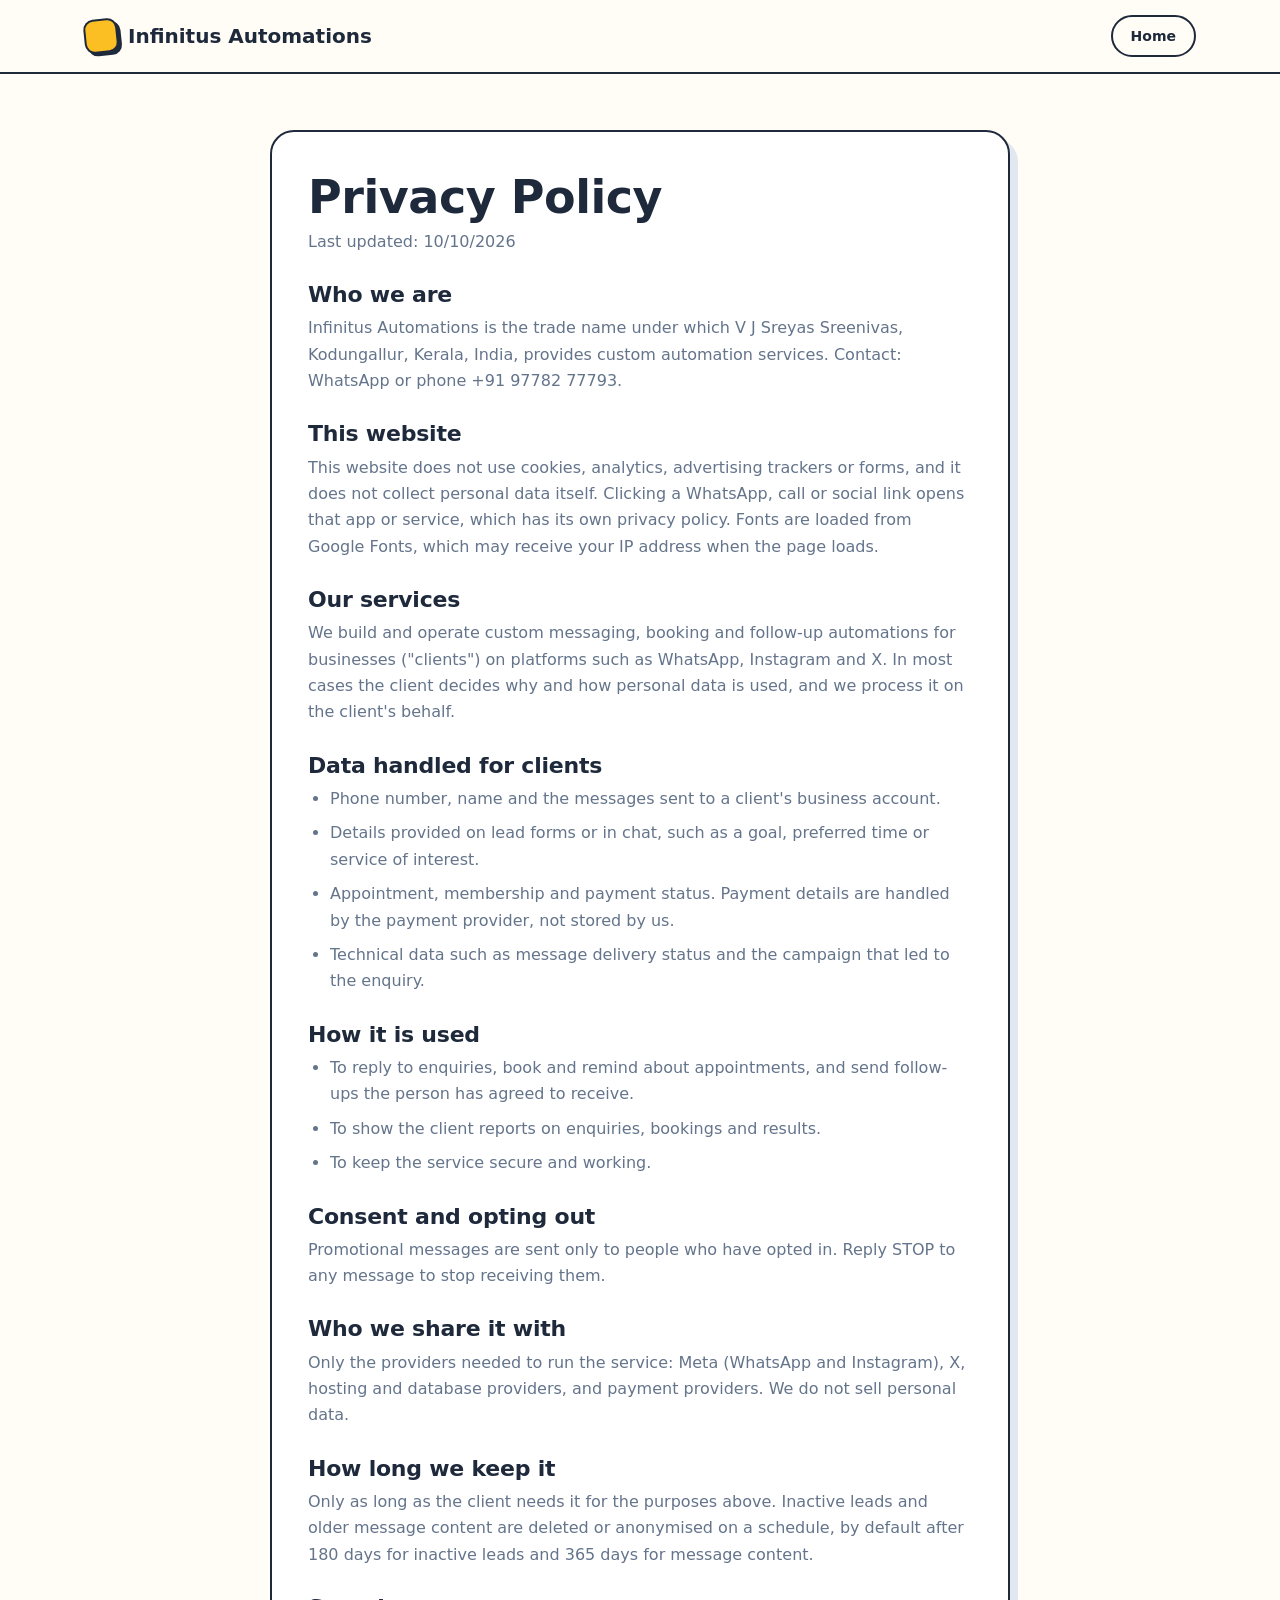
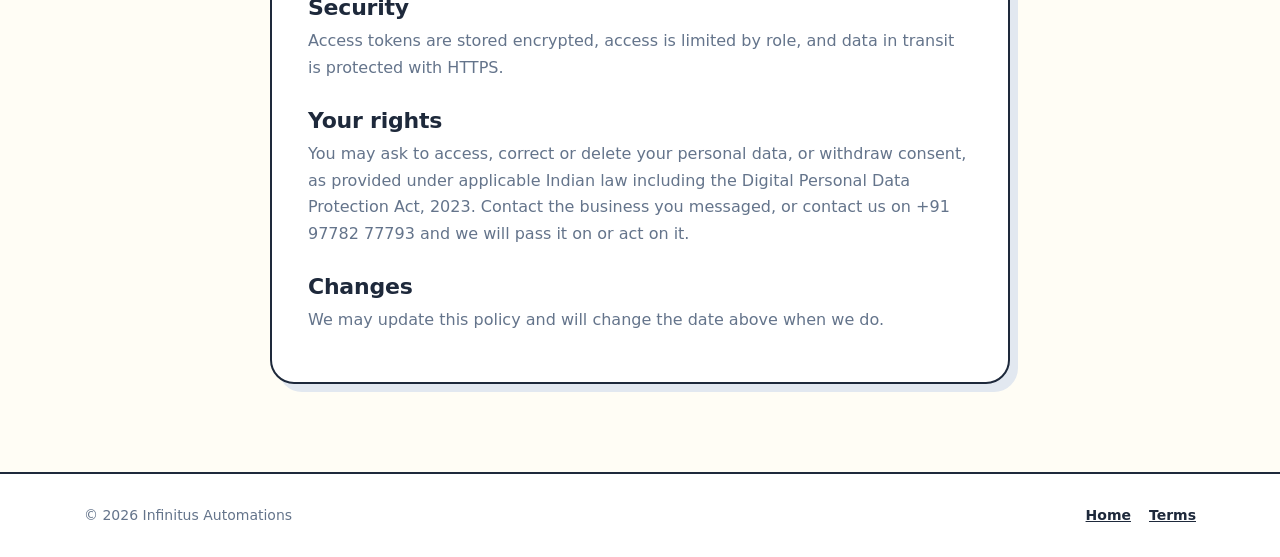
<file: privacy.html>
<!doctype html>
<html lang="en">
<head>
<meta charset="utf-8">
<meta http-equiv="Content-Security-Policy" content="default-src 'none'; script-src 'self'; style-src 'self' https://fonts.googleapis.com; font-src https://fonts.gstatic.com; img-src 'self' data:; media-src 'self'; connect-src 'none'; form-action 'none'; base-uri 'none'; object-src 'none'; frame-src 'none'">
<meta name="referrer" content="strict-origin-when-cross-origin">
<meta name="viewport" content="width=device-width,initial-scale=1">
<title>Privacy Policy | Infinitus Automations</title>
<link rel="icon" href="data:image/svg+xml,%3Csvg xmlns='http://www.w3.org/2000/svg' viewBox='0 0 32 32'%3E%3Crect width='32' height='32' rx='9' fill='%23FBBF24'/%3E%3Cpath d='M9 17h14M17 10l6 7-6 7' stroke='%231E293B' stroke-width='3' fill='none' stroke-linecap='round' stroke-linejoin='round'/%3E%3C/svg%3E">
<link rel="preconnect" href="https://fonts.googleapis.com">
<link rel="preconnect" href="https://fonts.gstatic.com" crossorigin>
<link rel="stylesheet" href="https://fonts.googleapis.com/css2?family=Outfit:wght@700;800&family=Plus+Jakarta+Sans:wght@400;500;700&display=swap">
<link rel="stylesheet" href="style.css">
<script src="main.js"></script>
</head>
<body>
<header class="top">
  <div class="wrap bar">
    <a class="logo" href="index.html"><div class="mark" aria-hidden="true"></div><span>Infinitus Automations</span></a>
    <a class="btn ghost sm" href="index.html">Home</a>
  </div>
</header>

<main class="doc">
  <div class="paper">
    <h1>Privacy Policy</h1>
    <p>Last updated: 10/10/2026</p>
    <h2>Who we are</h2>
    <p>Infinitus Automations is the trade name under which V J Sreyas Sreenivas, Kodungallur, Kerala, India, provides custom automation services. Contact: WhatsApp or phone +91 97782 77793.</p>

    <h2>This website</h2>
    <p>This website does not use cookies, analytics, advertising trackers or forms, and it does not collect personal data itself. Clicking a WhatsApp, call or social link opens that app or service, which has its own privacy policy. Fonts are loaded from Google Fonts, which may receive your IP address when the page loads.</p>

    <h2>Our services</h2>
    <p>We build and operate custom messaging, booking and follow-up automations for businesses ("clients") on platforms such as WhatsApp, Instagram and X. In most cases the client decides why and how personal data is used, and we process it on the client's behalf.</p>

    <h2>Data handled for clients</h2>
    <ul>
      <li>Phone number, name and the messages sent to a client's business account.</li>
      <li>Details provided on lead forms or in chat, such as a goal, preferred time or service of interest.</li>
      <li>Appointment, membership and payment status. Payment details are handled by the payment provider, not stored by us.</li>
      <li>Technical data such as message delivery status and the campaign that led to the enquiry.</li>
    </ul>

    <h2>How it is used</h2>
    <ul>
      <li>To reply to enquiries, book and remind about appointments, and send follow-ups the person has agreed to receive.</li>
      <li>To show the client reports on enquiries, bookings and results.</li>
      <li>To keep the service secure and working.</li>
    </ul>

    <h2>Consent and opting out</h2>
    <p>Promotional messages are sent only to people who have opted in. Reply STOP to any message to stop receiving them.</p>

    <h2>Who we share it with</h2>
    <p>Only the providers needed to run the service: Meta (WhatsApp and Instagram), X, hosting and database providers, and payment providers. We do not sell personal data.</p>

    <h2>How long we keep it</h2>
    <p>Only as long as the client needs it for the purposes above. Inactive leads and older message content are deleted or anonymised on a schedule, by default after 180 days for inactive leads and 365 days for message content.</p>

    <h2>Security</h2>
    <p>Access tokens are stored encrypted, access is limited by role, and data in transit is protected with HTTPS.</p>

    <h2>Your rights</h2>
    <p>You may ask to access, correct or delete your personal data, or withdraw consent, as provided under applicable Indian law including the Digital Personal Data Protection Act, 2023. Contact the business you messaged, or contact us on +91 97782 77793 and we will pass it on or act on it.</p>

    <h2>Changes</h2>
    <p>We may update this policy and will change the date above when we do.</p>
  </div>
</main>

<footer>
  <div class="wrap">
    <div>© <span id="year"></span> Infinitus Automations</div>
    <div><a href="index.html">Home</a><a href="terms.html">Terms</a></div>
  </div>
</footer>
</body>
</html>
</file>
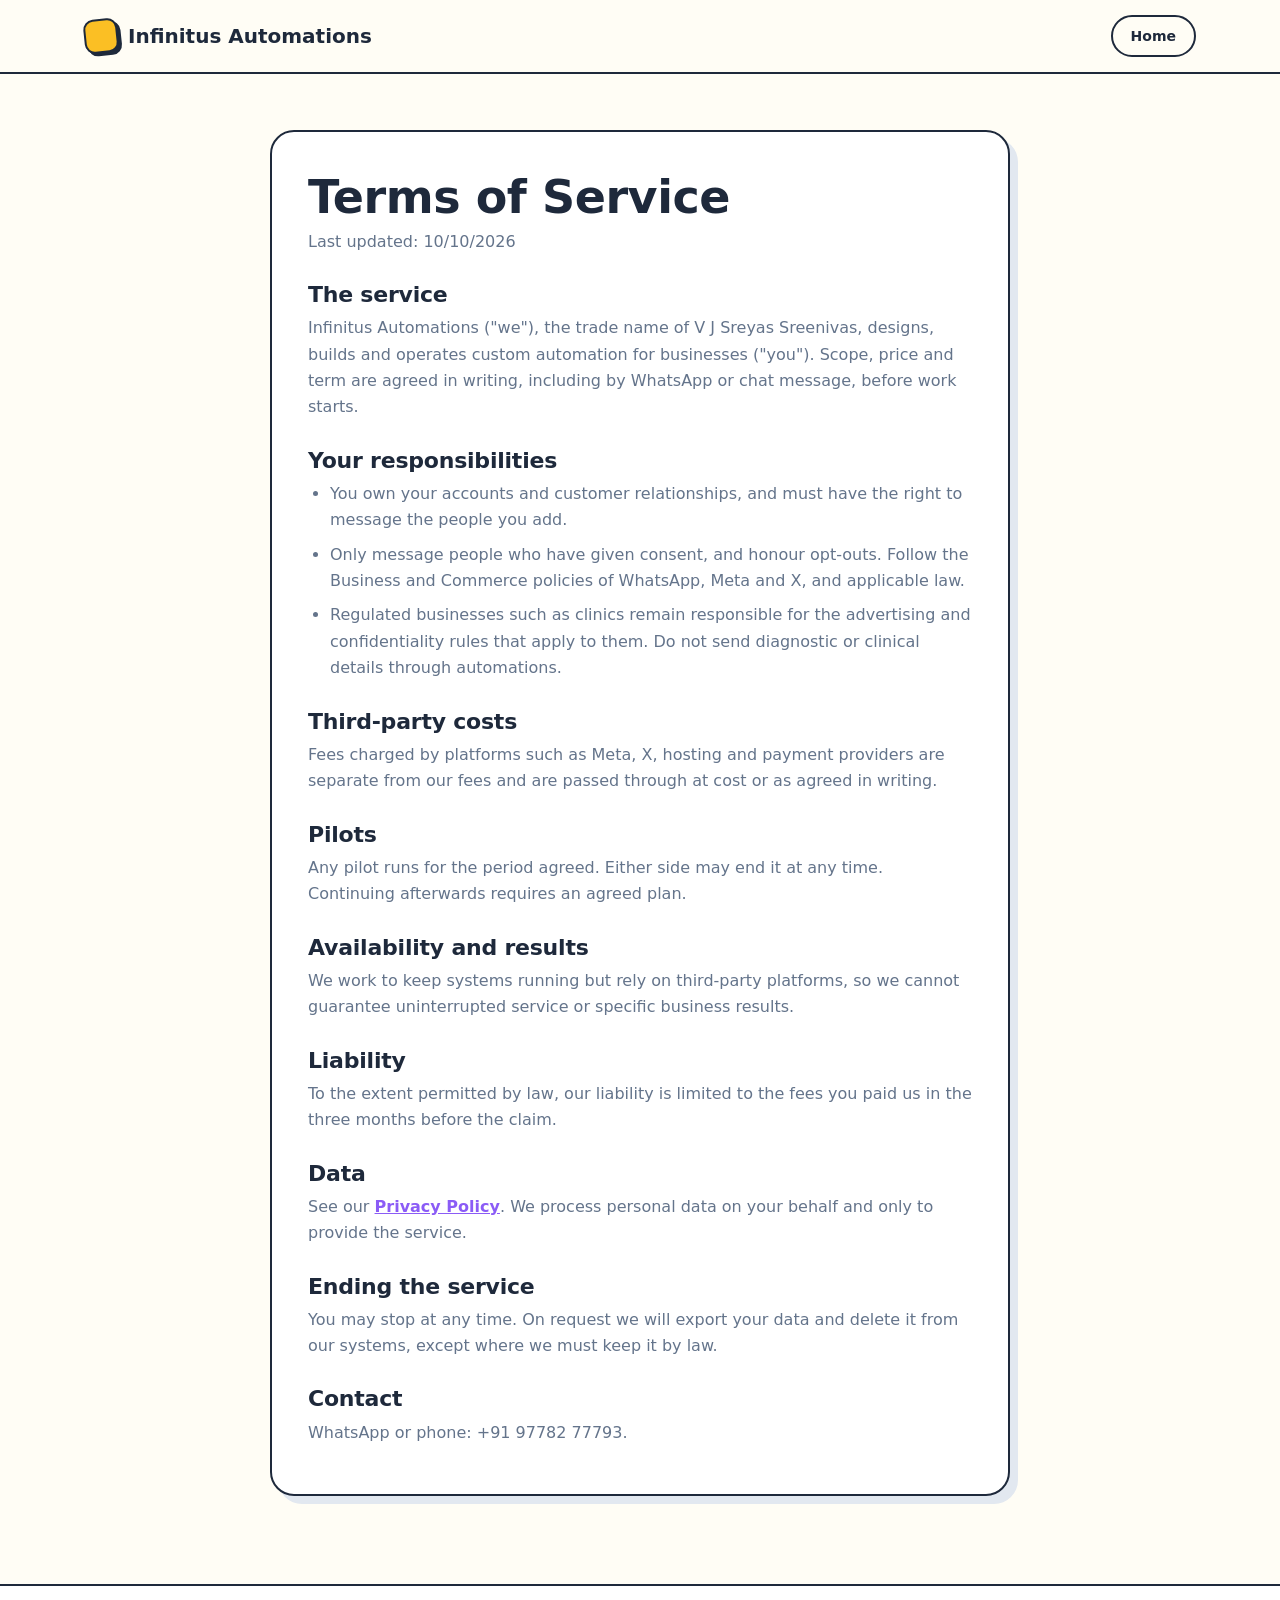
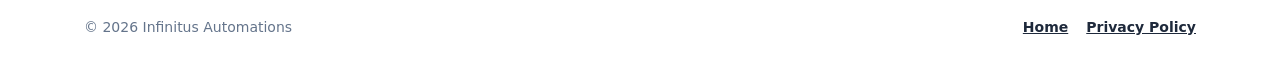
<file: terms.html>
<!doctype html>
<html lang="en">
<head>
<meta charset="utf-8">
<meta http-equiv="Content-Security-Policy" content="default-src 'none'; script-src 'self'; style-src 'self' https://fonts.googleapis.com; font-src https://fonts.gstatic.com; img-src 'self' data:; media-src 'self'; connect-src 'none'; form-action 'none'; base-uri 'none'; object-src 'none'; frame-src 'none'">
<meta name="referrer" content="strict-origin-when-cross-origin">
<meta name="viewport" content="width=device-width,initial-scale=1">
<title>Terms of Service | Infinitus Automations</title>
<link rel="icon" href="data:image/svg+xml,%3Csvg xmlns='http://www.w3.org/2000/svg' viewBox='0 0 32 32'%3E%3Crect width='32' height='32' rx='9' fill='%23FBBF24'/%3E%3Cpath d='M9 17h14M17 10l6 7-6 7' stroke='%231E293B' stroke-width='3' fill='none' stroke-linecap='round' stroke-linejoin='round'/%3E%3C/svg%3E">
<link rel="preconnect" href="https://fonts.googleapis.com">
<link rel="preconnect" href="https://fonts.gstatic.com" crossorigin>
<link rel="stylesheet" href="https://fonts.googleapis.com/css2?family=Outfit:wght@700;800&family=Plus+Jakarta+Sans:wght@400;500;700&display=swap">
<link rel="stylesheet" href="style.css">
<script src="main.js"></script>
</head>
<body>
<header class="top">
  <div class="wrap bar">
    <a class="logo" href="index.html"><div class="mark" aria-hidden="true"></div><span>Infinitus Automations</span></a>
    <a class="btn ghost sm" href="index.html">Home</a>
  </div>
</header>

<main class="doc">
  <div class="paper">
    <h1>Terms of Service</h1>
    <p>Last updated: 10/10/2026</p>
    <h2>The service</h2>
    <p>Infinitus Automations ("we"), the trade name of V J Sreyas Sreenivas, designs, builds and operates custom automation for businesses ("you"). Scope, price and term are agreed in writing, including by WhatsApp or chat message, before work starts.</p>

    <h2>Your responsibilities</h2>
    <ul>
      <li>You own your accounts and customer relationships, and must have the right to message the people you add.</li>
      <li>Only message people who have given consent, and honour opt-outs. Follow the Business and Commerce policies of WhatsApp, Meta and X, and applicable law.</li>
      <li>Regulated businesses such as clinics remain responsible for the advertising and confidentiality rules that apply to them. Do not send diagnostic or clinical details through automations.</li>
    </ul>

    <h2>Third-party costs</h2>
    <p>Fees charged by platforms such as Meta, X, hosting and payment providers are separate from our fees and are passed through at cost or as agreed in writing.</p>

    <h2>Pilots</h2>
    <p>Any pilot runs for the period agreed. Either side may end it at any time. Continuing afterwards requires an agreed plan.</p>

    <h2>Availability and results</h2>
    <p>We work to keep systems running but rely on third-party platforms, so we cannot guarantee uninterrupted service or specific business results.</p>

    <h2>Liability</h2>
    <p>To the extent permitted by law, our liability is limited to the fees you paid us in the three months before the claim.</p>

    <h2>Data</h2>
    <p>See our <a href="privacy.html">Privacy Policy</a>. We process personal data on your behalf and only to provide the service.</p>

    <h2>Ending the service</h2>
    <p>You may stop at any time. On request we will export your data and delete it from our systems, except where we must keep it by law.</p>

    <h2>Contact</h2>
    <p>WhatsApp or phone: +91 97782 77793.</p>
  </div>
</main>

<footer>
  <div class="wrap">
    <div>© <span id="year"></span> Infinitus Automations</div>
    <div><a href="index.html">Home</a><a href="privacy.html">Privacy Policy</a></div>
  </div>
</footer>
</body>
</html>
</file>
<file: style.css>
/* Infinitus Automations — Playful Geometric */
:root{
  --bg:#FFFDF5;--fg:#1E293B;--muted:#F1F5F9;--mfg:#64748B;
  --accent:#8B5CF6;--pink:#F472B6;--amber:#FBBF24;--mint:#34D399;
  --border:#E2E8F0;--input:#CBD5E1;
  --h:"Outfit",system-ui,sans-serif;--b:"Plus Jakarta Sans",system-ui,sans-serif;
  --pop:cubic-bezier(.34,1.56,.64,1);
}
*{box-sizing:border-box;margin:0;padding:0}
html{scroll-behavior:smooth;scroll-padding-top:88px}
body{font:400 17px/1.65 var(--b);background:var(--bg);color:var(--fg);overflow-x:hidden}
h1,h2,h3{font-family:var(--h);font-weight:800;line-height:1.1;letter-spacing:-.01em}
h1{font-size:clamp(38px,6.4vw,68px)}
h2{font-size:clamp(30px,4.6vw,46px)}
h3{font-size:22px;font-weight:700}
p{color:var(--mfg)}
a{color:inherit}
img,video{max-width:100%;display:block}
.wrap{max-width:1152px;margin:0 auto;padding:0 20px}
.sprite{position:absolute;width:0;height:0;overflow:hidden}
.ic{width:1.15em;height:1.15em;stroke:currentColor;fill:none;stroke-width:2.5;stroke-linecap:round;stroke-linejoin:round;flex:none}
.skip{position:absolute;left:-999px;top:8px;background:var(--fg);color:#fff;padding:10px 16px;border-radius:99px;z-index:100}
.skip:focus{left:12px}
:focus-visible{outline:3px solid var(--accent);outline-offset:3px;border-radius:8px}

/* header */
header.top{position:sticky;top:0;z-index:50;background:rgba(255,253,245,.94);backdrop-filter:blur(8px);border-bottom:2px solid var(--fg)}
.bar{display:flex;align-items:center;justify-content:space-between;gap:16px;height:72px}
.logo{display:flex;align-items:center;gap:10px;text-decoration:none;font:800 20px var(--h)}
.mark{width:34px;height:34px;border-radius:10px;background:var(--amber);border:2px solid var(--fg);box-shadow:3px 3px 0 var(--fg);display:grid;place-items:center;transform:rotate(-6deg);transition:transform .3s var(--pop)}
.logo:hover .mark{transform:rotate(6deg) scale(1.08)}
nav.links{display:flex;gap:26px;font-weight:700;font-size:15px}
nav.links a{text-decoration:none}
nav.links a:hover{color:var(--accent)}

/* buttons */
.btn{display:inline-flex;align-items:center;justify-content:center;gap:10px;min-height:48px;padding:0 24px;border-radius:999px;border:2px solid var(--fg);font:700 16px var(--b);text-decoration:none;cursor:pointer;transition:transform .3s var(--pop),box-shadow .3s var(--pop),background .2s}
.btn.primary{background:var(--accent);color:#fff;box-shadow:4px 4px 0 var(--fg)}
.btn.primary:hover{transform:translate(-2px,-2px);box-shadow:6px 6px 0 var(--fg)}
.btn.primary:active{transform:translate(2px,2px);box-shadow:2px 2px 0 var(--fg)}
.btn.ghost{background:transparent;color:var(--fg)}
.btn.ghost:hover{background:var(--amber)}
.btn.white{background:#fff;color:var(--fg);box-shadow:4px 4px 0 var(--fg)}
.btn.white:hover{transform:translate(-2px,-2px);box-shadow:6px 6px 0 var(--fg);background:var(--amber)}
.btn.sm{min-height:42px;padding:0 18px;font-size:14px}
.btn .dot{width:26px;height:26px;border-radius:50%;background:#fff;color:var(--fg);display:grid;place-items:center;margin-right:-12px}
.btn .dot .ic{width:15px;height:15px}

/* hero */
.hero{position:relative;padding:72px 0 96px;overflow:hidden;background-image:radial-gradient(circle,#CBD5E1 1.3px,transparent 1.4px);background-size:24px 24px}
.hero .grid{display:grid;grid-template-columns:1.1fr .9fr;gap:48px;align-items:center;position:relative}
.sun{position:absolute;left:-140px;top:-70px;width:480px;height:480px;border-radius:50%;background:var(--amber);opacity:.35}
.hero-text{position:relative;z-index:1}
.badge{display:inline-flex;align-items:center;gap:8px;background:#fff;border:2px solid var(--fg);border-radius:999px;padding:6px 14px;font:700 13px var(--b);box-shadow:3px 3px 0 var(--fg);margin-bottom:22px}
.badge i{width:10px;height:10px;border-radius:50%;background:var(--mint);border:2px solid var(--fg)}
.hero h1 em{font-style:normal;color:var(--accent);position:relative;display:inline-block}
.squig{position:absolute;left:0;bottom:-14px;width:100%;height:12px;stroke:var(--pink);fill:none;stroke-width:4;stroke-linecap:round}
.lead{font-size:19px;margin:30px 0 30px;max-width:540px}
.row{display:flex;flex-wrap:wrap;gap:14px;align-items:center}
.fine{margin-top:22px;font-size:14px;font-weight:600;color:var(--mfg)}
.portrait-wrap{position:relative;max-width:420px;margin:0 auto;width:100%}
.portrait-wrap::before{content:"";position:absolute;inset:28px -24px -24px 28px;background-image:radial-gradient(circle,var(--accent) 2px,transparent 2.3px);background-size:16px 16px;border-radius:40px}
.portrait{position:relative;aspect-ratio:1/1.1;border-radius:62% 38% 52% 48%/48% 54% 46% 52%;border:3px solid var(--fg);box-shadow:8px 8px 0 var(--pink);overflow:hidden;background:var(--mint);display:grid;place-items:center}
.portrait b{font:800 96px var(--h);color:var(--fg)}
.portrait img{position:absolute;inset:0;width:100%;height:100%;object-fit:cover}
.tag{position:absolute;z-index:2;left:-16px;bottom:30px;background:var(--amber);border:2px solid var(--fg);padding:8px 14px;border-radius:12px;font:800 14px/1.2 var(--h);transform:rotate(-4deg);box-shadow:3px 3px 0 var(--fg)}
.shape{position:absolute;pointer-events:none}
.s1{right:6%;top:54px;width:46px;height:46px;border-radius:50%;background:var(--pink);border:2px solid var(--fg)}
.s2{left:44%;bottom:34px;width:0;height:0;border-left:20px solid transparent;border-right:20px solid transparent;border-bottom:34px solid var(--mint);transform:rotate(14deg)}
.s3{right:3%;bottom:70px;width:34px;height:34px;background:var(--accent);border:2px solid var(--fg);transform:rotate(18deg);border-radius:6px}

/* marquee */
.band{background:var(--fg);color:#fff;overflow:hidden;padding:16px 0;border-block:2px solid var(--fg)}
.track{display:flex;width:max-content;animation:slide 30s linear infinite}
.band:hover .track{animation-play-state:paused}
.grp{display:flex;gap:40px;padding-right:40px}
.grp span{font:800 22px var(--h);white-space:nowrap;display:flex;align-items:center;gap:40px}
.grp span::after{content:"";width:14px;height:14px;border-radius:50%;background:var(--amber)}
.grp span:nth-child(3n+2)::after{background:var(--pink)}
.grp span:nth-child(3n)::after{background:var(--mint)}
@keyframes slide{to{transform:translateX(-50%)}}

/* sections */
section{padding:96px 0;position:relative}
.eyebrow{display:inline-block;font:800 13px var(--b);letter-spacing:.12em;text-transform:uppercase;color:var(--accent);margin-bottom:12px}
.sec-head{max-width:660px;margin-bottom:56px}
.sec-head p{margin-top:14px;font-size:18px}
.tint{background:var(--muted);border-block:2px solid var(--fg)}

/* sticker cards */
.cards{display:grid;gap:44px 28px;grid-template-columns:repeat(auto-fit,minmax(250px,1fr))}
.card{position:relative;background:#fff;border:2px solid var(--fg);border-radius:20px;padding:46px 24px 26px;box-shadow:8px 8px 0 var(--border);transition:transform .3s var(--pop),box-shadow .3s var(--pop)}
.card:hover{transform:rotate(-1deg) scale(1.02)}
.card.f{box-shadow:8px 8px 0 var(--pink)}
.ico{position:absolute;top:-26px;left:22px;width:52px;height:52px;border-radius:50%;border:2px solid var(--fg);display:grid;place-items:center;color:#fff;box-shadow:3px 3px 0 var(--fg)}
.ico .ic{width:24px;height:24px}
.card:hover .ico{animation:wiggle .5s}
.v{background:var(--accent)}.p{background:var(--pink)}.a{background:var(--amber);color:var(--fg)}.m{background:var(--mint);color:var(--fg)}
@keyframes wiggle{0%,100%{transform:rotate(0)}25%{transform:rotate(8deg)}75%{transform:rotate(-8deg)}}
.card h3{margin-bottom:8px}
.card p{font-size:15.5px}
.card ul{list-style:none;margin-top:12px}
.card li{display:flex;gap:10px;font-size:15px;color:var(--mfg);margin-top:6px}
.card li::before{content:"";flex:none;width:8px;height:8px;margin-top:9px;border-radius:50%;background:var(--mint);border:2px solid var(--fg);box-sizing:content-box}

/* work / video */
.work{background:#fff;border:2px solid var(--fg);border-radius:24px;padding:14px;box-shadow:8px 8px 0 var(--border);transition:transform .3s var(--pop)}
.work:hover{transform:rotate(-.6deg) scale(1.01)}
.work.big{display:grid;grid-template-columns:1.5fr 1fr;gap:24px;align-items:center;padding:18px;box-shadow:10px 10px 0 var(--accent)}
.work .meta{padding:16px 8px 8px}
.work h3{margin-bottom:6px}
.work p{font-size:15.5px}
.wgrid{display:grid;gap:32px 28px;grid-template-columns:repeat(auto-fit,minmax(min(100%,420px),1fr));margin-top:40px}
.vid{position:relative;aspect-ratio:16/9;border-radius:14px;overflow:hidden;border:2px solid var(--fg);background:var(--muted)}
.vid video{position:absolute;inset:0;width:100%;height:100%;object-fit:cover;background:#0F172A;z-index:2}
.vid.missing video{display:none}
.ph{position:absolute;inset:0;z-index:1;display:grid;place-content:center;justify-items:center;gap:10px;text-align:center;padding:16px;background-image:radial-gradient(circle,#CBD5E1 1.3px,transparent 1.4px);background-size:18px 18px}
.pl{width:60px;height:60px;border-radius:50%;background:var(--amber);color:var(--fg);border:2px solid var(--fg);box-shadow:3px 3px 0 var(--fg);display:grid;place-items:center}
.ph span{font:700 14px var(--b);color:var(--mfg)}
.stage{display:inline-block;font:800 12px var(--b);letter-spacing:.06em;text-transform:uppercase;border:2px solid var(--fg);border-radius:999px;padding:3px 12px;margin-bottom:10px}
.cta-card{display:grid;place-content:center;justify-items:start;gap:14px;background:var(--pink);box-shadow:8px 8px 0 var(--fg);padding:32px 26px}
.cta-card p{color:var(--fg)}

/* side projects */
.sgrid{display:grid;gap:20px;grid-template-columns:minmax(0,1fr)}
@media(min-width:860px){.sgrid{grid-template-columns:repeat(3,minmax(0,1fr))}}
.side-card{background:#fff;border:2px dashed var(--mfg);border-radius:16px;padding:20px 22px;box-shadow:3px 3px 0 var(--border)}
.side-card .stage{background:var(--muted);font-size:11px;margin-bottom:8px}
.side-card h3{font-size:19px;margin-bottom:4px}
.side-card p{font-size:15px}

/* steps */
.steps{display:grid;gap:28px;grid-template-columns:repeat(auto-fit,minmax(220px,1fr));position:relative}
.steps::before{content:"";position:absolute;left:6%;right:6%;top:28px;border-top:3px dashed var(--input)}
.step{position:relative}
.n{position:relative;width:56px;height:56px;border-radius:50%;border:2px solid var(--fg);display:grid;place-items:center;font:800 24px var(--h);box-shadow:4px 4px 0 var(--fg);margin-bottom:16px}
.step h3{margin-bottom:6px}
.step p{font-size:15.5px}

/* about */
.about{display:grid;grid-template-columns:1.1fr .9fr;gap:48px;align-items:start}
.about p{font-size:18px;margin-top:16px}
.chip{display:inline-block;background:#fff;border:2px solid var(--fg);border-radius:999px;padding:5px 14px;font:700 14px var(--b);margin:0 8px 12px 0;box-shadow:3px 3px 0 var(--fg);transition:transform .3s var(--pop)}
.chip:hover{transform:translateY(-3px) rotate(-2deg);background:var(--amber)}
.stack h3{margin-bottom:16px}

/* contact */
.cta{position:relative;overflow:hidden;background:var(--accent);color:#fff;border:2px solid var(--fg);border-radius:32px;box-shadow:10px 10px 0 var(--fg);padding:60px 40px;text-align:center}
.cta h2{max-width:720px;margin:0 auto}
.cta p{color:#EDE9FE;max-width:560px;margin:16px auto 28px;font-size:18px}
.cta .row{justify-content:center}
.cta .btn.ghost{color:#fff;border-color:#fff}
.cta .btn.ghost:hover{color:var(--fg);border-color:var(--fg)}
.social{display:flex;flex-wrap:wrap;gap:12px;justify-content:center;margin-top:30px}
.pill{display:inline-flex;gap:8px;align-items:center;background:#fff;color:var(--fg);border:2px solid var(--fg);border-radius:999px;padding:8px 18px;font-weight:700;font-size:15px;text-decoration:none;box-shadow:3px 3px 0 var(--fg);transition:transform .3s var(--pop),background .2s}
.pill:hover{transform:translate(-2px,-2px) rotate(-1deg);background:var(--amber)}
.cta .c1{position:absolute;left:-40px;top:-40px;width:130px;height:130px;border-radius:50%;background:var(--amber);border:2px solid var(--fg)}
.cta .c2{position:absolute;right:-30px;bottom:-30px;width:110px;height:110px;border-radius:50%;background:var(--pink);border:2px solid var(--fg)}
.cta>*:not(.c1):not(.c2){position:relative}

footer{border-top:2px solid var(--fg);padding:30px 0;background:#fff;font-size:14px}
footer .wrap{display:flex;justify-content:space-between;flex-wrap:wrap;gap:12px;color:var(--mfg)}
footer a{margin-left:18px;font-weight:700;color:var(--fg)}

/* legal pages */
.doc{max-width:780px;margin:56px auto 88px;padding:0 20px}
.doc .paper{background:#fff;border:2px solid var(--fg);border-radius:24px;box-shadow:8px 8px 0 var(--border);padding:40px 36px}
.doc h1{font-size:clamp(32px,5vw,46px);margin-bottom:6px}
.doc h2{font-size:22px;margin:28px 0 8px}
.doc p,.doc li{margin-bottom:8px;font-size:16px}
.doc ul{padding-left:22px;color:var(--mfg)}
.doc a{color:var(--accent);font-weight:700}
.banner{background:#FEF3C7;border:2px solid var(--fg);border-radius:14px;padding:12px 16px;font-size:14px;font-weight:600;color:var(--fg);margin:16px 0}

/* entrance */
.js .pop{opacity:0;transform:scale(.88) translateY(18px)}
.js .pop.in{opacity:1;transform:none;transition:opacity .5s ease,transform .7s var(--pop),box-shadow .3s var(--pop)}
.js .card.pop.in:hover{transform:rotate(-1deg) scale(1.02)}
.js .work.pop.in:hover{transform:rotate(-.6deg) scale(1.01)}
.js .pop.d1.in{transition-delay:.08s}.js .pop.d2.in{transition-delay:.16s}.js .pop.d3.in{transition-delay:.24s}

/* responsive */
@media(max-width:860px){
  section{padding:64px 0}
  .hero{padding:48px 0 64px}
  .hero .grid,.about,.work.big{grid-template-columns:1fr}
  .hero .grid{gap:48px}
  nav.links{display:none}
  .sun{width:280px;height:280px;left:-100px;top:-50px}
  .shape{display:none}
  .steps::before{display:none}
  .cta{padding:44px 22px;box-shadow:6px 6px 0 var(--fg)}
  .cta .c1,.cta .c2{display:none}
  .doc .paper{padding:28px 20px}
}
@media(max-width:520px){
  .btn.primary,.btn.white{box-shadow:2px 2px 0 var(--fg)}
  .lead{font-size:17px}
  .row .btn{flex:1 1 100%}
  .card,.work{box-shadow:4px 4px 0 var(--border)}
  .side-card{box-shadow:2px 2px 0 var(--border)}
  .card.f{box-shadow:4px 4px 0 var(--pink)}
  .work.big{box-shadow:5px 5px 0 var(--accent)}
  .wgrid{grid-template-columns:1fr}
  .bar .btn{min-height:42px;padding:0 16px}
  .logo span{font-size:18px}
}
@media(prefers-reduced-motion:reduce){
  *,*::before,*::after{animation:none!important;transition:none!important;scroll-behavior:auto!important}
  .js .pop{opacity:1;transform:none}
  .track{width:auto;flex-wrap:wrap}
  .grp+.grp{display:none}
}
</file>
